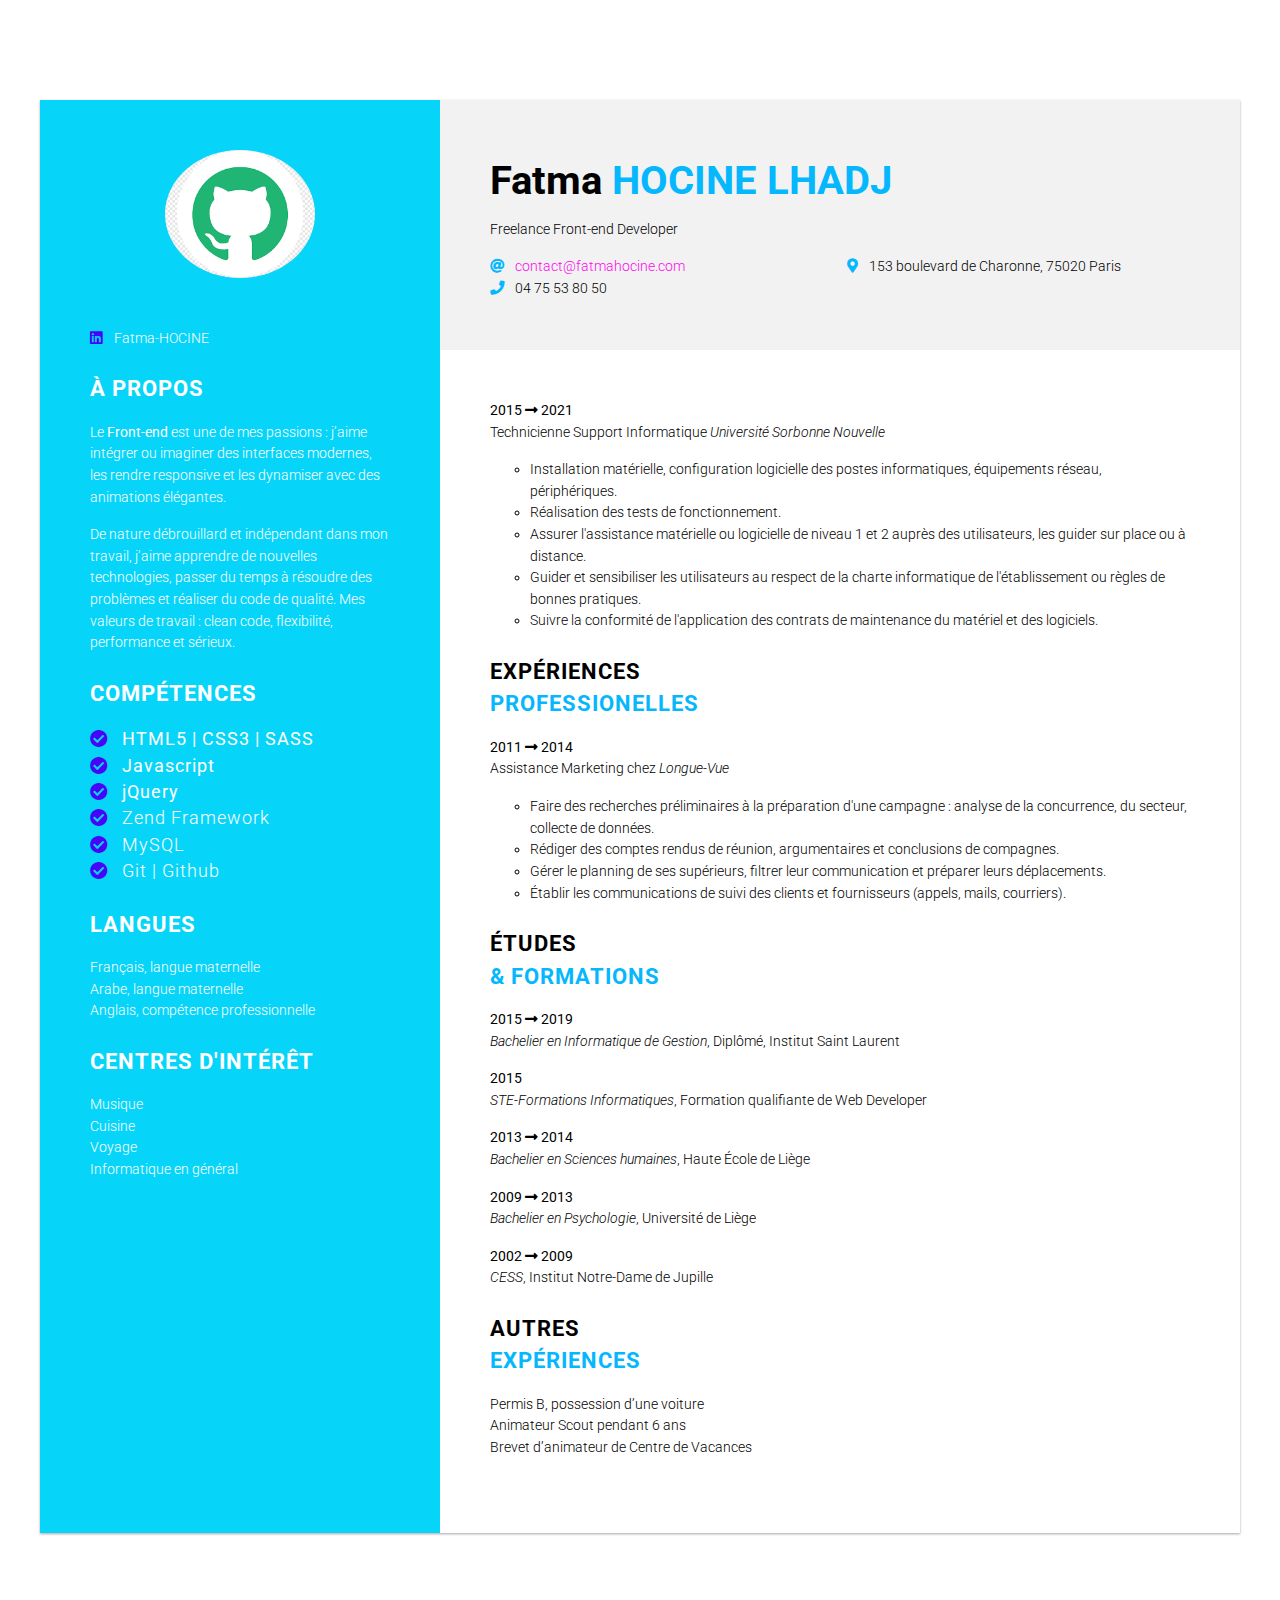
<file: fatmaCV.html>
<!DOCTYPE html>
<html lang="en">

    <title>Curriculum vitae</title>
    <meta charset="utf-8">
    <meta name="viewport"
            content="width=device-width, initial-scale=1, user-scalable=no">
    <link rel="preconnect" href="https://fonts.googleapis.com">
    <link rel="preconnect" href="https://fonts.gstatic.com" crossorigin>
    <link href="https://fonts.googleapis.com/css2?family=Roboto:ital,wght@0,300;0,400;0,700;1,400&display=swap" rel="stylesheet">
    <link href="https://cdnjs.cloudflare.com/ajax/libs/font-awesome/5.15.4/css/all.min.css" rel="stylesheet">
    <link rel="stylesheet" href="fatmaCV.css">
  </head>
  <body>
      <div class="cv-container">
        <div class="left-column">
          <img class="portait" src="[data-uri]" />
          <div class="section">
            <p>
              <i class="icon fab fa-linkedin text-darkblue"></i> Fatma-HOCINE
            </p>
          </div>
          <div class="section">
            <h2>À PROPOS</h2>
            <p>
              Le <strong>Front-end</strong> est une de mes passions : j’aime intégrer ou imaginer des interfaces modernes, les rendre responsive et les dynamiser avec des animations élégantes. 
            </p>
            <p>
              De nature débrouillard et indépendant dans mon travail, j’aime apprendre de nouvelles technologies, passer du temps à résoudre des problèmes et réaliser du code de qualité. Mes valeurs de travail : clean code, flexibilité, performance et sérieux.
            </p>
          </div>
          <div class="section">
            <h2>COMPÉTENCES</h2>
            <ul class="skills">
            
              <li><i class="icon fas fa-check-circle text-darkblue"></i> <strong>HTML5 &#124; CSS3 &#124; SASS</strong></li>
              <li><i class="icon fas fa-check-circle text-darkblue"></i> <strong>Javascript</strong></li>
              <li><i class="icon fas fa-check-circle text-darkblue"></i> <strong>jQuery</strong></li>
              <li><i class="icon fas fa-check-circle text-darkblue"></i> Zend Framework</li>
              <li><i class="icon fas fa-check-circle text-darkblue"></i> MySQL</li>
              <li><i class="icon fas fa-check-circle text-darkblue"></i> Git &#124; Github</li>
            </ul>
          </div>
          <div class="section">
            <h2>Langues</h2>
            <p>
              Français, langue maternelle
              <br>
                Arabe, langue maternelle
              <br>
              Anglais, compétence professionnelle
            </p>
          </div>
          <div class="section">
            <h2>Centres d'intérêt</h2>
            <p>
              Musique
              <br>
              Cuisine
              <br>
              Voyage
              <br>
              Informatique en général
            </p>
          </div>
        </div>
        <div class="right-column">
          <div class="header">
            <h1>Fatma <span class="text-blue text-uppercase">HOCINE LHADJ</span></h1>
            <p>Freelance Front-end Developer</p>
            <ul class="infos">
              <li><i class="icon fas fa-at text-blue"></i> <a href="mailto:contact@pgomba.com">contact@fatmahocine.com</a></li>
              <li><i class="icon fas fa-phone text-blue"></i> 04 75 53 80 50</li>
              <li><i class="icon fas fa-map-marker-alt text-blue"></i> 153 boulevard de Charonne, 75020 Paris</li>
            </ul>
          </div>
          <div class="content">
            <div class="section">
                <p>
                  <strong>2015 <i class="fas fa-long-arrow-alt-right"></i> 2021</strong>
                  <br>
                  Technicienne Support Informatique <em>Université Sorbonne Nouvelle</em>
                </p>
                <ul class="experience-list">
                  <li>Installation matérielle, configuration logicielle des postes informatiques, équipements réseau, périphériques.</li>
                  <li>Réalisation des tests de fonctionnement.</li>
                  <li>Assurer l'assistance matérielle ou logicielle de niveau 1 et 2 auprès des utilisateurs, les guider sur place ou à distance.</li>
                  <li>Guider et sensibiliser les utilisateurs au respect de la charte informatique de l'établissement ou règles de bonnes pratiques.</li>
                  <li>Suivre la conformité de l'application des contrats de maintenance du matériel et des logiciels.</li>
                </ul>
              </div>
            <div class="section">
              <h2>Expériences <br><span class="text-blue">professionelles</span></h2>
              <p>
                <strong>2011 <i class="fas fa-long-arrow-alt-right"></i> 2014</strong>
                <br>
                Assistance Marketing chez <em>Longue-Vue</em>
              </p>
              <ul class="experience-list">
                <li>Faire des recherches préliminaires à la préparation d'une campagne : analyse de la concurrence, du secteur, collecte de données.</li>
                <li>Rédiger des comptes rendus de réunion, argumentaires et conclusions de compagnes.</li>
                <li>Gérer le planning de ses supérieurs, filtrer leur communication et préparer leurs déplacements.</li>
                <li>Établir les communications de suivi des clients et fournisseurs (appels, mails, courriers).</li>
        
              </ul>
            </div>
            

            <div class="section">
              <h2>Études <br><span class="text-blue">& formations</span></h2>
              <p>
                <strong>2015 <i class="fas fa-long-arrow-alt-right"></i> 2019</strong>
                <br>
                <em>Bachelier en Informatique de Gestion</em>, Diplômé, Institut Saint Laurent
              </p>
              <p>
                <strong>2015</strong>
                <br>
                <em>STE-Formations Informatiques</em>, Formation qualifiante de Web Developer
              </p>
              <p>
                <strong>2013 <i class="fas fa-long-arrow-alt-right"></i> 2014</strong>
                <br>
                <em>Bachelier en Sciences humaines</em>, Haute École de Liège
              </p>
              <p>
                <strong>2009 <i class="fas fa-long-arrow-alt-right"></i> 2013</strong>
                <br>
                <em>Bachelier en Psychologie</em>, Université de Liège
              </p>
              <p>
                <strong>2002 <i class="fas fa-long-arrow-alt-right"></i> 2009</strong>
                <br>
                <em>CESS</em>, Institut Notre-Dame de Jupille
              </p>
            </div>
            <div class="section">
              <h2>Autres <br><span class="text-blue">expériences</span></h2>
              <p>
                Permis B, possession d’une voiture
                <br>
                Animateur Scout pendant 6 ans
                <br>
                Brevet d’animateur de Centre de Vacances
              </p>
            </div>
          </div>
        </div>
      </div>
  </body>
</file>
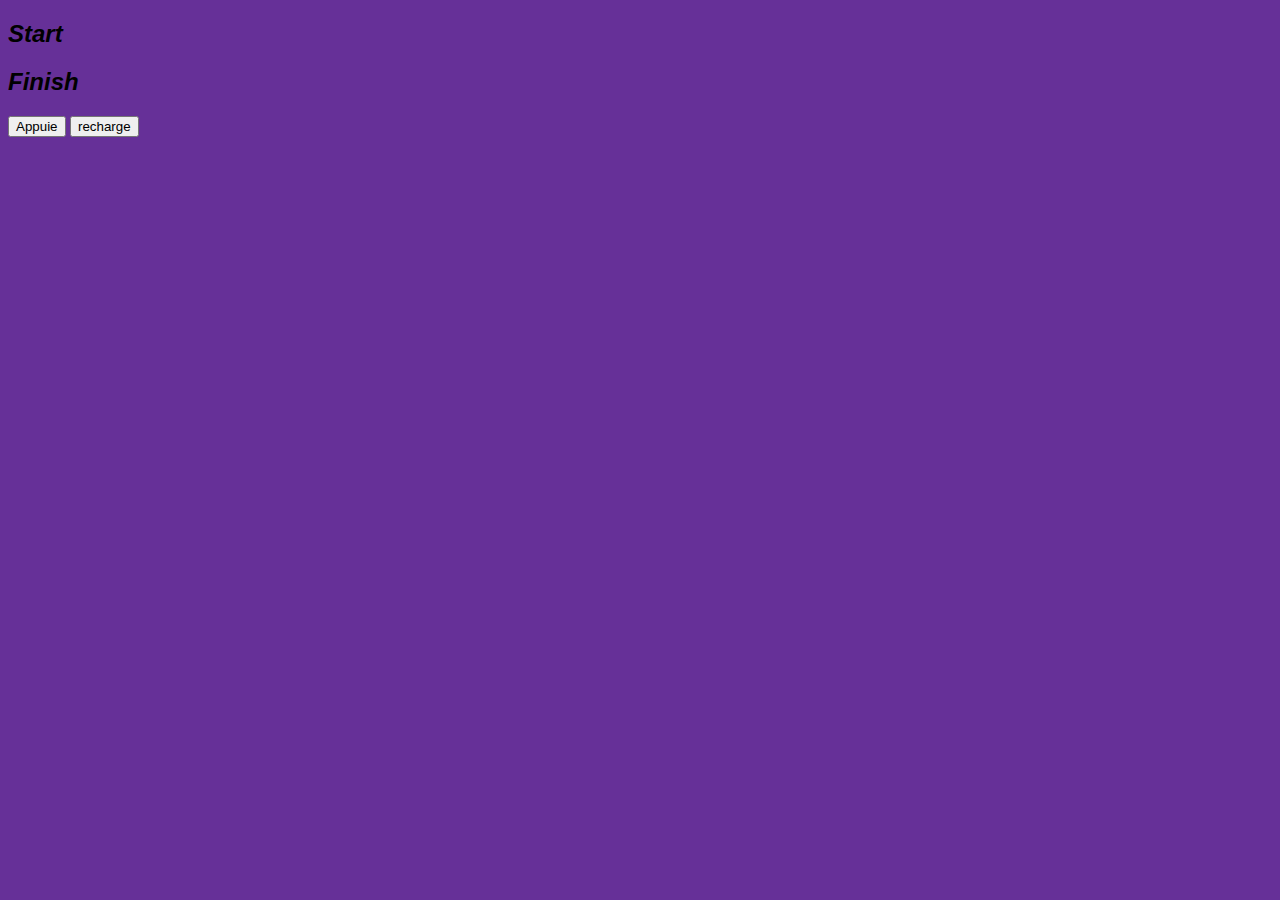
<file: Gaetan.html>
<!DOCTYPE html>
<html lang="en">
<head>
    <meta charset="UTF-8">
    <meta http-equiv="X-UA-Compatible" content="IE=edge">
    <meta name="viewport" content="width=device-width, initial-scale=1.0">
    <link rel="stylesheet" href="./Gaetan.css">
    <title>Gaëtan Raza</title>
    <script src="./Gaetan.js"></script>
</head>
<body>
    <div>
        <h2>Start</h2>
        <h2>Finish</h2>
    </div>
    <div>
        <button id="button">Appuie</button>
        <button id="generate">recharge</button>
    </div>
    
</body>
</html>
</file>
<file: fatmaCV.css>
*{
    margin: 0;
    box-sizing: border-box;
  }
  
  body{
    font-family: Roboto;
    font-weight: 300;
    font-size: .9rem;
    line-height: 1.5;
  }
  
  a{
    text-decoration: none;
    color: #fc09ec;
  }
  
  a:hover{
    text-decoration: underline;
  }
  
  p{
    margin: 0 0 1rem;
  }
  
  h1{
    margin: 0 0 1rem;
    font-size: 2.5rem;
    margin-bottom: .5rem;
  }
  
  h2{
    margin: 0 0 1rem;
    letter-spacing: 1px;
    text-transform: uppercase;
  }
  
  .text-blue{
    color: #05b7fd;
  }
  
  .text-darkblue{
    color: #4605f7;
  }
  
  .text-uppercase{
    text-transform: uppercase; 
  }
  
  .icon{
    margin-right: .5rem;
  }
  
  .cv-container{
    display: grid;
    grid-template-columns: 1fr 1fr 1fr;
    grid-template-areas: "left-column right-column right-column";
    width: 1200px;
    margin: 100px auto;
    box-shadow: 0 1px 3px rgba(0,0,0,0.12), 0 1px 2px rgba(0,0,0,0.24);
  }
  
  .section{
    margin-bottom: 1.5rem;
  }
  
  /* LEFT COLUMN */
  .left-column{
    grid-area: left-column;
    padding: 50px;
    background-color: #06d5f9;
    color: white;
  }
  
  .portait{
    border-radius: 50%;
    max-width: 150px;
    margin: auto;
    display: block;
    margin-bottom: 50px;
  }
  
  .skills{
    list-style-type: none;
    padding: 0;
    font-size: 1.1rem;
    letter-spacing: 1px;
    margin: 0 0 1rem;
  }
  
  /* RIGHT COLUMN */
  .right-column{
    grid-area: right-column;
    display: grid;
    grid-template-rows: 250px 1fr;
    grid-template-areas: 
      "header"
      "content";
  }
  
  /* HEADER */
  .header{
    grid-area: header;
    padding: 50px;
    background-color: #F2F2F2;
    display: flex;
    flex-direction: column;
    justify-content: center;
  }
  
  .infos{
    columns: 2;
    list-style-type: none;
    padding: 0;
  }
  
  /* CONTENT */
  .content{
    grid-area: content;
    padding: 50px;
  }
  
  .experience-list{
    list-style-type: circle;
  }
</file>
<file: Gaetan.css>
body{
    background-color: rgba(96, 40, 148, 0.959);
    font-family: 'Gill Sans', 'Gill Sans MT', Calibri, 'Trebuchet MS', sans-serif;
    font-style: italic;
    
}
</file>
